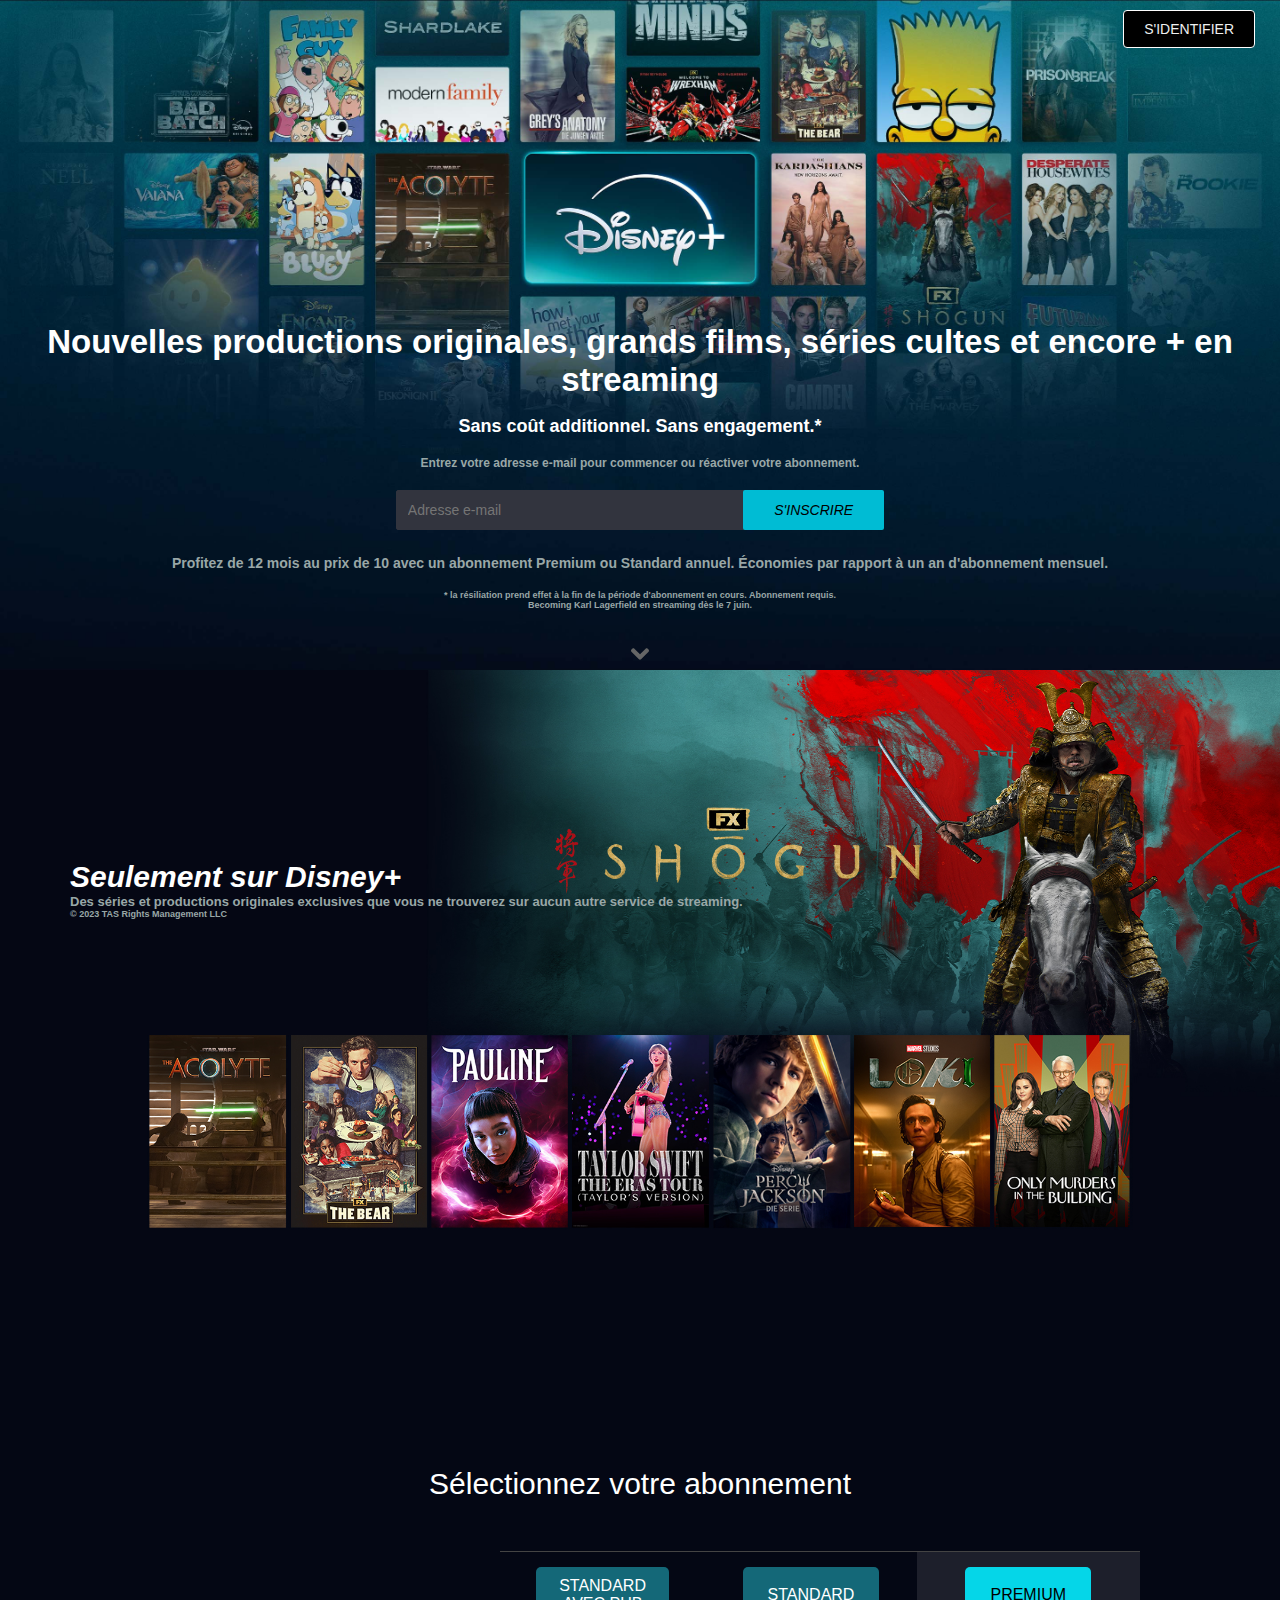
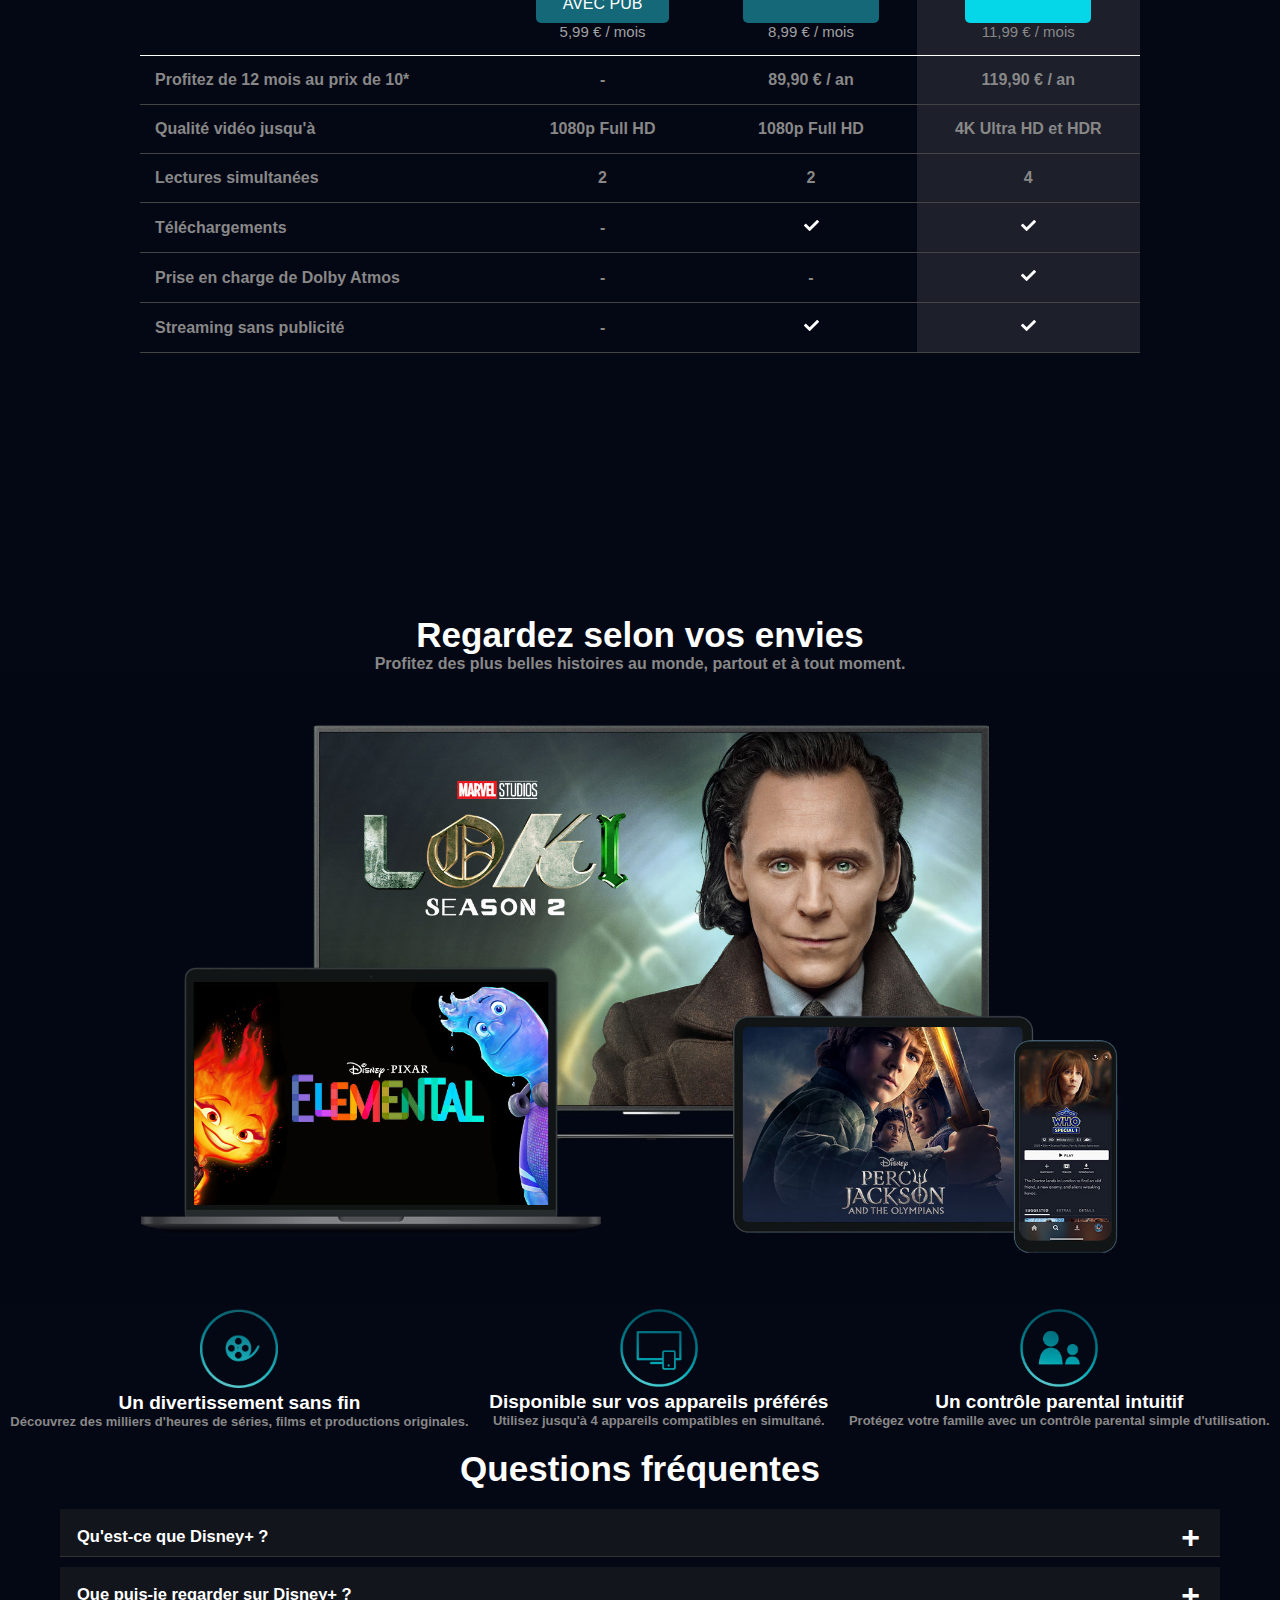
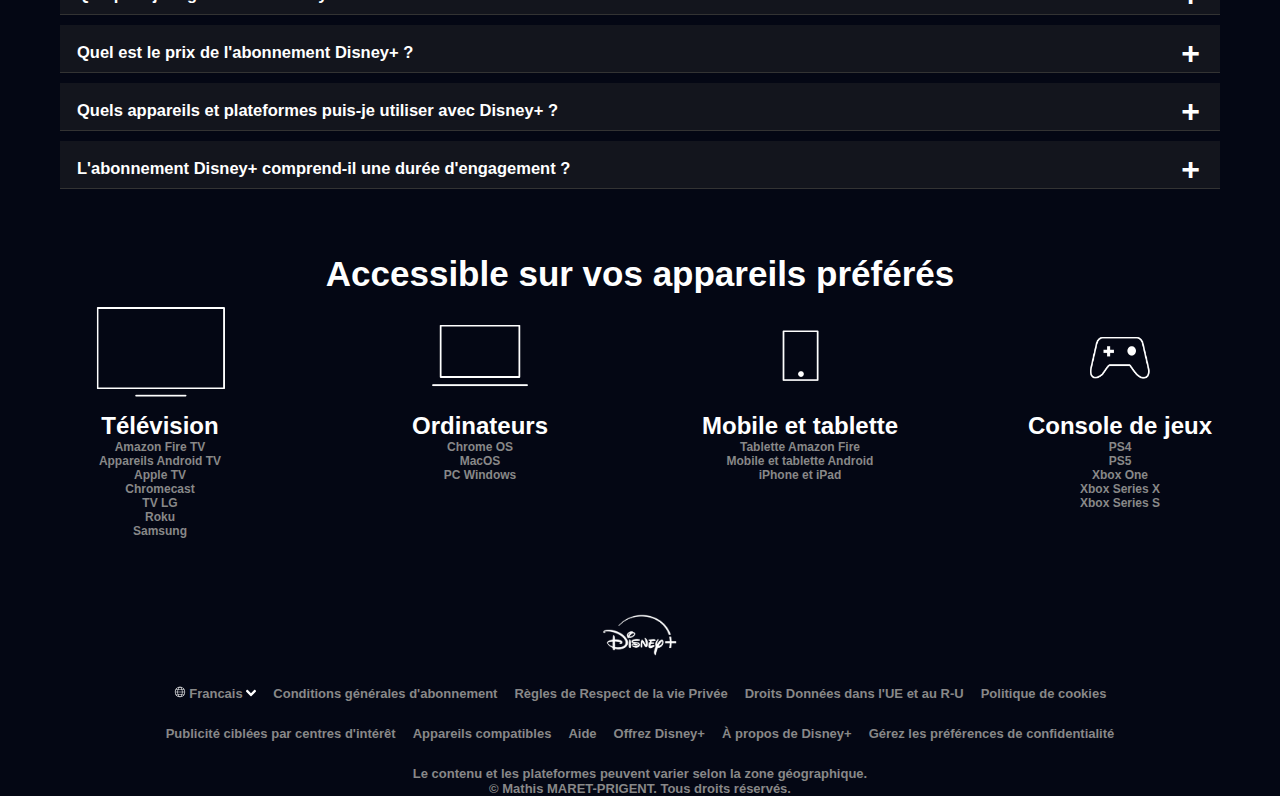
<file: disney/index.html>
<!DOCTYPE html>
<html lang="fr">
<head>
    <meta charset="UTF-8">
    <meta name="viewport" content="width=device-width, initial-scale=1.0">
    <link rel="stylesheet" href="style.css">
    <link rel="shortcut icon" href="img/img-disney-plus/img-disney-plus/icone-disney.png" type="img/icon">
    <title>Disney+</title>
</head>
<body>

      <header>
        <nav>
            <div class="boutton">
                <!-- Lien vers le login -->
                <a href=""><button>S'IDENTIFIER</button></a>
            </div>
        </nav>
        <section>
            <!-- Titre avec des phrases publicitaires -->
            <h1><span class="line1">Nouvelles productions originales,</span> 
                <span class="line2">grands films, séries cultes et encore + en streaming</span>
            </h1>
            <h3>Sans coût additionnel. Sans engagement.*</h3>
            <p>Entrez votre adresse e-mail pour commencer ou réactiver votre abonnement.</p>
            
            <div class="form-container">
                <!-- Formulaire pour s'inscrire avec la champ de l'email obligatoire -->
                <form>
                    <input type="email" placeholder="Adresse e-mail" required>
                    <button type="submit"><em>S'INSCRIRE</em></button>
                </form>
            </div>
            <!-- Offre sur l'abonnement -->
            <h4><span class="line3">Profitez de 12 mois au prix de 10 avec un abonnement</span> 
                <span class="line4">Premium ou Standard annuel. Économies par rapport à un an d'abonnement mensuel.</span>
            </h4>
            
            <!-- Termes légales de l'abonnement -->
            <h5>* la résiliation prend effet à la fin de la période d'abonnement en cours. Abonnement requis. <br> 
                Becoming Karl Lagerfield en streaming dès le 7 juin.
            </h5>
            
            <!-- Logo mathématique pour le design -->
            <div class="signe-bas">
                <img src="img/img-disney-plus/img-disney-plus/logo-signe-mathematique.svg" width="18px" alt="">
            </div> 
        </section>
    </header>

<main>

    <section class="presentation">
        <div class="conteneur">
            <!-- Exclusivités de la plateforme mis en italique -->
            <h1><em><span class="line-break-1">Seulement sur </span>Disney+</em></h1> 
            <h4>
                <!-- Texte séparé pour s'adapter au design -->
                <span class="line-break-1">Des séries et productions</span> 
                <span class="line-break-2">originales exclusives que vous ne</span>
                <span class="line-break-3">trouverez sur aucun autre service </span>de streaming.
            </h4>
            <!-- Mention légale sur les droits d'auteur -->
            <p>&copy; 2023 TAS Rights Management LLC</p>
        </div>
    </section>
     
    <!-- Abonnement sur téléphone -->
    <section class="tableau-pour-tel">
        <div class="container">
            <h1>Sélectionnez votre abonnement</h1>
            <div class="plans">
                <!-- Description des différents abonnements -->
                <div class="plan standard-pub">
                    <button>STANDARD AVEC PUB</button>
                    <div class="price">5,99 € / mois</div>
                </div>
                <div class="plan standard">
                    <button>STANDARD</button>  
                    <div class="price">8,99 € / mois</div>
                </div>
                <div class="plan premium">
                    <button>PREMIUM</button>
                    <div class="price">11,99 € / mois</div>
                </div>
            </div>
            <!-- Réduction proposée sur l'offre annuel -->
            <div class="annual-offer">
                <p>Profitez de 12 mois au prix de 10*</p>
                <div class="annual-prices">
                    <!-- Affichages des prix (annuel) -->
                    <div class="price-item">-</div>
                    <div class="price-item">89,90 € / an</div>
                    <div class="price-item">119,90 € / an</div>
                </div>
            </div>
            <!-- Caractéristiques les vidéos, téléchargement,... -->
            <div class="annual-offer">
                <p>Qualité vidéo jusqu'à</p>
                <div class="annual-prices">
                    <div class="price-item">1080p FullHD</div>
                    <div class="price-item">1080p FullHD</div>
                    <div class="price-item">4K Ultra HD et HDR</div>
                </div>
            </div>
            <div class="annual-offer">
                <p>Lectures simultanées</p>
                <div class="annual-prices">
                    <div class="price-item">2</div>
                    <div class="price-item">2</div>
                    <div class="price-item">4</div>
                </div>
            </div>
            <div class="annual-offer">
                <p>Téléchargements</p>
                <div class="annual-prices">
                    <div class="price-item">-</div>
                    <div class="price-item"><img src="img/img-disney-plus/img-disney-plus/logo-valide-blanc.svg" width="15px" alt=""></div>
                    <div class="price-item"><img src="img/img-disney-plus/img-disney-plus/logo-valide-blanc.svg" width="15px" alt=""></div>
                </div>
            </div>
            <div class="annual-offer">
                <p>Prise en charge de Dolby Atmos</p>
                <div class="annual-prices">
                    <div class="price-item">-</div>
                    <div class="price-item"><img src="img/img-disney-plus/img-disney-plus/logo-valide-blanc.svg" width="15px" alt=""></div>
                </div>
            </div>
            <div class="annual-offer">
                <p>Streaming sans publicité***</p>
                <div class="annual-prices">
                    <div class="price-item">-</div>
                    <div class="price-item"><img src="img/img-disney-plus/img-disney-plus/logo-valide-blanc.svg" width="15px" alt=""></div>
                    <div class="price-item"><img src="img/img-disney-plus/img-disney-plus/logo-valide-blanc.svg" width="15px" alt=""></div>
                </div>
            </div>
        </div>
        <div class="note">
            <!-- Notes légales sur les conditions d'abonnement -->
            <p>* Économies par rapport à un abonnement mensuel. <br>
            ** Toutes les offres d'abonnements peuvent inclure des bandes-annonces pour nos films de cinéma, la promotion de produits et services Disney, <br> des messages de parrainage et autres contenus promotionnels limités. La qualité audio et vidéo dépend du débit Internet et des capacités de <br> votre appareil. Abonnement Standard avec pub: pas disponible sur certains appareils, et ne permet pas les téléchargements. <a href="">En savoir plus.</a></p>
        </div>
    </section>

    <!-- Section uniquement pour les ordinateurs et tablettes sur l'abonnement -->
    <section class="tableau">
        <div class="container">
            <h1>Sélectionnez votre abonnement</h1>
            <table>
                <thead>
                    <tr>
                        <th></th>
                        <!-- Les options d'abonnement en tableau -->
                        <th><button>STANDARD <br> AVEC PUB</button><br><p>5,99 € / mois</p></th>
                        <th><button>STANDARD</button><br><p>8,99 € / mois</p></th>
                        <th><button>PREMIUM</button><br><p>11,99 € / mois</p></th>
                    </tr>
                </thead>
                <tbody>
                    <!-- Description des abonnements en tableau -->
                    <tr>
                        <td>Profitez de 12 mois au prix de 10*</td> 
                        <td>-</td>
                        <td>89,90 € / an</td>
                        <td>119,90 € / an</td>
                    </tr>
                    <tr>
                        <td>Qualité vidéo jusqu'à</td>
                        <td>1080p Full HD</td>
                        <td>1080p Full HD</td>
                        <td>4K Ultra HD et HDR</td>
                    </tr>
                    <tr>
                        <td>Lectures simultanées</td>
                        <td>2</td>
                        <td>2</td>
                        <td>4</td>
                    </tr>
                    <tr>
                        <td>Téléchargements</td>
                        <td>-</td>
                        <td><img src="img/img-disney-plus/img-disney-plus/logo-valide-blanc.svg" width="15px" alt=""></td>
                        <td><img src="img/img-disney-plus/img-disney-plus/logo-valide-blanc.svg" width="15px" alt=""></td>
                    </tr>
                    <tr>
                        <td>Prise en charge de Dolby Atmos</td>
                        <td>-</td>
                        <td>-</td>
                        <td><img src="img/img-disney-plus/img-disney-plus/logo-valide-blanc.svg" width="15px" alt=""></td>
                    </tr>
                    <tr>
                        <td>Streaming sans publicité</td>
                        <td>-</td>
                        <td><img src="img/img-disney-plus/img-disney-plus/logo-valide-blanc.svg" width="15px" alt=""></td>
                        <td><img src="img/img-disney-plus/img-disney-plus/logo-valide-blanc.svg" width="15px" alt=""></td>
                    </tr>
                </tbody>
            </table>
        </div>
    </section>

    <!--Fonctionnalités supplémentaires et images -->
    <section class="presentation2">
        <div class="titre">
            <h1>Regardez selon vos envies</h1>
            <p>Profitez des plus belles histoires au monde, partout et à tout moment.</p>
        </div>

        <div class="images">
            <!-- Image illustrative  -->
            <center><img src="img/img-disney-plus/img-disney-plus/original.jpeg" alt=""></center>
        </div>

        <div class="conteneur">
            <!-- Trois sous-sections pour des fonctionnalités supplémentaires -->
            <div class="sous-conteneur">
                <img src="img/img-disney-plus/img-disney-plus/logo-bobine-film.png" width="78px" alt="">
                <h2>Un divertissement<br class="tablet-only"> sans fin</h2>
                <p>Découvrez des milliers <br class="tablet-only"> d'heures de séries, films et <br class="tablet-only"> productions originales.</p>
            </div>
            <div class="sous-conteneur">
                <img src="img/img-disney-plus/img-disney-plus/logo-ecran-couleur.png" width="78px" alt="">
                <h2>Disponible sur vos<br class="tablet-only"> appareils préférés</h2>
                <p>Utilisez jusqu'à 4 appareils <br class="tablet-only"> compatibles en simultané.</p>
            </div>
            <div class="sous-conteneur">
                <img src="img/img-disney-plus/img-disney-plus/original_9.png" width="78px" alt="">
                <h2>Un contrôle parental<br class="tablet-only"> intuitif</h2>
                <p>Protégez votre famille avec <br class="tablet-only"> un contrôle parental simple <br class="tablet-only"> d'utilisation.</p>
            </div>
        </div>
    </section>


<section class="menu-deroulant">
    <div class="faq-container">
        <!-- Titre principal pour la section des questions fréquentes -->
        <h1>Questions fréquentes</h1>
        
        <!-- Multitude de question avec les réponses en menu déroulant -->
        <div class="faq-item">
            <div class="faq-question">
                <!-- Question affichée à l'utilisateur -->
                <h2>Qu'est-ce que Disney+ ?</h2>
                <!-- Symbole "+" ou "-" qui caractérise si la question était ouverte ou fermée -->
                <span class="faq-toggle">+</span>
            </div>
            <div class="faq-answer">
                <!-- Lorsque l'utilisateur appuie sur le bouton, la réponse apparait -->
                <p>Disney+ est la destination des univers Disney, Pixar, Marvel, Star Wars, National Geographic, Star et encore +.</p>
            </div>
        </div>
        
        <!-- Un autre élément de la FAQ -->
        <div class="faq-item">
            <div class="faq-question">
                <h2>Que puis-je regarder sur Disney+ ?</h2>
                <span class="faq-toggle">+</span>
            </div>
            <div class="faq-answer">
                <p>Disney+ vous offre une collection d'histoires qui ne cesse de s'agrandir :</p>
                <ul>
                    <!-- Liste des films ou séries proposés sur la plateforme -->
                    <li>Des séries et films originaux exclusifs</li>
                    <li>Des classiques intemporels réalisés par Walt Disney Animation Studios</li>
                    <li>Des histoires de divertissement avec des comédies, des drames, des histoires inspirées de faits réels, etc.</li>
                    <li>Des documentaires National Geographic, sans oublier des productions spéciales et bien plus encore.</li>
                </ul>
            </div>
        </div>
        
        <!-- Question sur le prix d'abonnement de Disney+ -->
        <div class="faq-item">
            <div class="faq-question">
                <h2>Quel est le prix de l'abonnement Disney+ ?</h2>
                <span class="faq-toggle">+</span>
            </div>
            <div class="faq-answer">
                <p>Vous pouvez choisir parmi trois niveaux d'abonnement à Disney+ :</p>
                <ul>
                    <!-- Liste des différents abonnements que propose Disney+ -->
                    <li><strong>Premium</strong> (11,99 €/mois ou 119,99 €/an) : Résolution jusqu'à 4K Ultra HD et HDR. 4 lectures simultanées. Téléchargements pour lecture hors ligne jusqu'à 10 appareils. Son Dolby Atmos sur les contenus compatibles.</li>
                    <li><strong>Standard</strong> (8,99 €/mois ou 89,99 €/an) : Résolution jusqu'à 1080p Full HD. 2 lectures simultanées. Téléchargements pour lecture hors ligne jusqu'à 10 appareils. Son surround 5.1 sur les contenus compatibles.</li>
                    <li><strong>Basique</strong> (5,99 €/mois) : Résolution jusqu'à 1080p Full HD. 2 lectures simultanées. Son surround 5.1 sur les contenus compatibles. Contenus publicitaires.</li>
                </ul>
            </div>
        </div>
        
        <!-- Question sur les différents appareils compatibles -->
        <div class="faq-item">
            <div class="faq-question">
                <h2>Quels appareils et plateformes puis-je utiliser avec Disney+ ?</h2>
                <span class="faq-toggle">+</span>
            </div>
            <div class="faq-answer">
                <p>Disney+ est accessible sur mobiles, navigateurs Web, consoles de jeux, décodeurs TV et TV connectées.</p>
            </div>
        </div>
        
        <!-- Question sur la longueur de l'engagement si on s'abonne -->
        <div class="faq-item">
            <div class="faq-question">
                <h2>L'abonnement Disney+ comprend-il une durée d'engagement ?</h2>
                <span class="faq-toggle">+</span>
            </div>
            <div class="faq-answer">
                <p>Disney+ est sans engagement et vous pouvez annuler votre abonnement quand vous le souhaitez. L'annulation sera effective à la fin de la période pour laquelle vous avez payé.</p>
                <!-- Méthode pour résilier un abonnement -->
                <ol>
                    <li>Identifiez vous sur www.DisneyPlus.com</li>
                    <li>Sélectionnez votre profil</li>
                    <li>Sélectionnez Compte</li>
                    <li>Sélectionnez votre abonnement</li>
                    <li>Sélectionnez Résilier l'abonnement</li>
                    <li>Sélectionnez Continuer pour résilier</li>
                </ol>
                <p>Pour plus d'information cliquez <a href="">ici</a>.</p>
            </div>
        </div>
    </div>
</section>

<!-- Partie JavaScript sur le système de FAQ interractif -->
<script>
document.querySelectorAll('.faq-item').forEach(item => {
    item.addEventListener('click', () => {
        // Si l'élément est déjà actif, on le désactive
        if (item.classList.contains('active')) {
            item.classList.remove('active');
            item.querySelector('.faq-toggle').textContent = '+';
            return;
        }
        // Fermer tous les autres éléments FAQ
        document.querySelectorAll('.faq-item').forEach(i => {
            i.classList.remove('active');
            i.querySelector('.faq-toggle').textContent = '+';
        });
        // Activer l'élément actif
        item.classList.add('active');
        item.querySelector('.faq-toggle').textContent = '-';
    });
});
</script>

<section class="presentation3">
    <!-- Liste des appareils et des plateformes compatibles avec Disney+ -->
    <div class="titre">
        <h1>Accessible sur vos appareils préférés</h1>
    </div>

    <div class="conteneur">
        <!-- Télé compatible avec Disney+ -->
        <div class="sous-conteneur">
            <img src="img/img-disney-plus/img-disney-plus/logo-television.png" width="228px" alt="">
            <h2>Télévision</h2>
            <div class="groupe">
                <p>Amazon Fire TV</p>
                <p>Appareils Android TV</p>
                <p>Apple TV</p>
                <p>Chromecast</p>
                <p>TV LG</p>
                <p>Roku</p>
                <p>Samsung</p>
            </div>
        </div>
        
        <!-- Ordinateur compatible avec Disney+ -->
        <div class="sous-conteneur">
            <img src="img/img-disney-plus/img-disney-plus/logo-ecran-ordinateur.png" width="228px" alt="">
            <h2>Ordinateurs</h2>
            <div class="groupe">
                <p>Chrome OS</p>
                <p>MacOS</p>
                <p>PC Windows</p>
            </div>
        </div>
        
        <!-- Téléphone et appareils compatibles avec Disney+ -->
        <div class="sous-conteneur">
            <img src="img/img-disney-plus/img-disney-plus/logo-tablet.png" width="228px" alt="">
            <h2>Mobile et tablette</h2>
            <div class="groupe">
                <p>Tablette Amazon Fire</p>
                <p>Mobile et tablette Android</p>
                <p>iPhone et iPad</p>
            </div>
        </div>
        
        <!-- Consoles de jeux compatibles avec Disney+ -->
        <div class="sous-conteneur">
            <img src="img/img-disney-plus/img-disney-plus/logo-manette.png" width="228px" alt="">
            <h2>Console de jeux</h2>
            <div class="groupe">
                <p>PS4</p>
                <p>PS5</p>
                <p>Xbox One</p>
                <p>Xbox Series X</p>
                <p>Xbox Series S</p>
            </div>
        </div>
    </div>
</section>

<!-- Footer du site avec d'autres liens et informations dont les mentions légales-->
<footer>
    <div class="logo">
        <center><img src="img/img-disney-plus/img-disney-plus/grand-logo-disney-plus.png" width="78px" alt=""></center> 
    </div>
    
    <div class="ligne1">
        <!-- Lien Github pour voir la version anglaise -->
        <a href="https://anatoli-mikoyan.github.io/MIKOYAN-ANATOLI-projet-Disney-plusAN.github.io/">
            <div class="excp1"><img src="img/img-disney-plus/img-disney-plus/logo-planete.svg" width="12px" alt=""> <span class="">Francais</span>  
            <span class="rotate"><img src="img/img-disney-plus/img-disney-plus/logo-signe-mathematique.svg" width="10px" alt=""></span></div>
        </a>   
        <div>Conditions générales d'abonnement</div>
        <div>Règles de Respect de la vie Privée</div>
        <div>Droits Données dans l'UE et au R-U</div>
        <div>Politique de cookies</div> 
    </div>
    
    <div class="ligne2">
        <!-- Liens vers d'autres pages importantes du site -->
        <div>Publicité ciblées par centres d'intérêt</div>
        <div>Appareils compatibles</div>
        <div>Aide</div>
        <div>Offrez Disney+</div>
        <div>À propos de Disney+</div>
        <div>Gérez les préférences de confidentialité</div>
    </div>

    <div class="ligne3">
        <!-- Mention légale sur la disponibilité des contenus -->
        <p>Le contenu et les plateformes peuvent varier selon la zone géographique.</p>
        <!-- Copyright et droits réservés -->
        <p>&copy; Mathis MARET-PRIGENT. Tous droits réservés.</p>
    </div>
</footer>

    
    
</body>
</html>
</file>
<file: disney/style.css>
@import url('https://fonts.googleapis.com/css2?family=Roboto:ital,wght@0,100;0,300;0,400;0,500;0,700;0,900;1,100;1,300;1,400;1,500;1,700;1,900&display=swap');

body {
    margin: 0;
    padding: 0;
    font-family: 'Montserrat', sans-serif;
    background-color: #040714;
    font-weight: 600;

}

a{
    text-decoration: none;
}


header {
    background-image: url("img/img-disney-plus/img-disney-plus/original_2.jpeg");
    background-size: cover;
    background-repeat: no-repeat;
    height: 690px;
}

header nav {
    display: flex;
    justify-content: end;
}

header nav button {
    padding: 10px 20px;
    font-size: 14px;
    border: 0.3px solid white;
    border-radius: 4px;
    background-color: black;
    color: #EEEFEF;
    cursor: pointer;
    margin-top: 10px;
    margin-right: 25px;
    font-weight: 400;
}

header nav button:hover {
    background-color: #10B5C5;
    transition: ease-in 0.5s;
}

header section {
    text-align: center;
    color: white;
    margin-top: 275px;
}

header section h1 {
    font-size: 33px;
    margin-bottom: 25px;
    margin-top: 20px;
}

header section h3 {
    font-size: 18px;
    margin-top: -8px;
    margin-bottom: 19px;
}

header section p {
    color: #99a7a7;
    font-size: 12px;
    margin-bottom: 10px;
}

header section .form-container input[type="email"] {
    padding: 11px;
    font-size: 14px;
    border: 1px solid #32343E;
    border-radius: 2px;
    width: 350px;
    outline: none;
    background-color: #32343E;
    color: white;
    margin-top: 10px;
    margin-bottom: 25px;
}

header section .form-container button {
    padding: 12px 31px;
    font-size: 14px;
    color: black;
    background-color: #00bcd4;
    border: none;
    border-radius: 2px;
    cursor: pointer;
    margin-left: -7px;
    margin-bottom: 10px;
}

header section .form-container button:hover {
    background-color: black;
    transition: ease 0.7s;
    color: white;
}

header section h4 {
    color: #99a7a7;
    font-size: 14px;
    margin-bottom: 19px;
}

header section h5 {
    color: #99a7a7;
    font-size: 9px;
}

header section .signe-bas img {
    transform: rotate(270deg);
    margin-top: 35px;
    margin-bottom: 40px;
}

/* Media Queries pour iPad Pro, iPad Air et iPad Mini */
@media screen and (min-width: 768px) and (max-width: 1024px) {
    header {
        height: auto;
        padding: 20px;
        background-position: center;
    }

    header nav button {
        font-size: 13px;
        padding: 12px 18px;
        margin-right: 0;
        margin-top: 10px;
        background-color: rgba(0, 0, 0, 0.7);
    }

    header section {
        margin-top: 200px;
    }

    header section h1 {
        font-size: 28px;
    }

    header section h3 {
        font-size: 16px;
    }

    header section p {
        font-size: 14px;
    }

    header section .form-container input[type="email"] {
        
        padding: 12px;
        font-size: 15px;
    }

    header section .form-container button {
        padding: 13px 20px;
        font-size: 16px;
    }

    header section h4 {
        font-size: 15px;
    }

    header section h5 {
        font-size: 10px;
    }

    header section .signe-bas img {
        width: 20px;
    }
}

/* Media Queries pour iPad Mini et autres appareils plus petits */
@media screen and (max-width: 767px) {
    header {
        background-position: center;
        background-size: cover ;
        min-height: 100vh;
        
    }

    header nav button {
        font-size: 12px;
        padding: 8px 15px;
        margin-right: 0;
        margin-top: 5px;
        background-color: rgba(0, 0, 0, 0.7);
    }

    header section {
        margin-top: 360px;
    }

    header section h1 {
        font-size: 24px;
    }

    header section h3 {
        font-size: 14px;
    }

    header section p {
        font-size: 13px;
    }

    header section .form-container input[type="email"] {
        padding: 10px;
        font-size: 16px;
        margin-bottom: -2px;
    }

    header section .form-container button {
        padding: 10px 20px;
        font-size: 16px;
    }

    header section h4 {
        font-size: 16px;
    }

    header section h5 {
        font-size: 12px;
    }

    header section .signe-bas img {
        width: 15px;
    }
}


@media screen and (max-width: 599px) {
    header {
        height: auto;
        padding: 10px;
        background-position: center;
    }

    header nav button {
        font-size: 12px;
        padding: 8px 15px;
        margin-right: 0;
        margin-top: 0;
        background-color: rgba(0, 0, 0, 0.7);
        font-size: 13px;
        padding: 12px 18px;
    }


    header section h1 {
        font-size: 25px;
    }

    header section h3 {
        font-size: 19px;
        margin-top: 5px;
    }

    header section p {
        font-size: 13px;
    }

    header section .form-container input[type="email"] {
        width: 100%; 
        padding: 8px;
        font-size: 15px;
        box-sizing: border-box;
        border-radius: 7px;
    }

    header section .form-container button {
        width: 100%; 
        padding: 10px 20px;
        font-size: 15px;
        margin-top: 5px;
        margin-left: 0.5px;
        border-radius: 7px;
    }

    header section h4 {
        font-size: 15px;
    }

    header section h5 {
        font-size: 12px;
    }

    header section .signe-bas img {
        width: 15px;
    }
}






main{
    margin-top: -40px;
}
main .presentation{
 background-image: url("img/img-disney-plus/img-disney-plus/original_4.jpeg");
 background-size: cover;
 background-repeat: no-repeat;
 height: 600px;
 margin-top: 20px;
 color: white;
}

main .presentation .conteneur {
    padding-top: 190px;
    padding-left: 70px;
}

main .presentation h1{
   font-size: 30px;
}

main .presentation h4{
    color: #99a7a7;
    font-size: 13px;
}


main .presentation p{
    color:#99a7a7 ;
    font-size: 9px;
}



@media screen and (min-width: 768px) and (max-width: 1024px) {
  main .presentation h4 {
        display: block;
        font-size: 18px;
    }
    main .presentation h1 .line-break-1::after {
        content: '\A';
        white-space: pre;
    }
  main .presentation h4 .line-break-1::after {
        content: '\A';
        white-space: pre;
    }

  main   .presentation h4 .line-break-2::after {
        content: '\A';
        white-space: pre;
    }
   main  .presentation h4 .line-break-3::after {
        content: '\A';
        white-space: pre;
    }
    main .presentation {
        height: 400px;
        background-position: center;
        margin-bottom: -10px;
        margin-top: 15px;
    }

    main .presentation .conteneur {
       padding: -0px;
        padding-left: 30px;
    }

    main .presentation h1 {
        font-size: 35px;
    }

    main .presentation h4 {
        font-size: 20px;
        margin-top: 10px;
    }

    main .presentation p {
        font-size: 13px;
    }
}
@media screen and (max-width: 599px) {
    main{
        margin-top: 200px;
    }
    main .presentation {
        height: 300px;
        background-position: center ; 
        background-image: url(img/img-disney-plus/img-disney-plus/original_3.jpeg);
    }

    main .presentation .conteneur {
        padding-top: 20px; 
        padding-left: 20px;
        padding-right: 20px;
        text-align: center;
       
    }

    main .presentation h1 {
        font-size: 20px;
        margin-bottom: 10px; 
        margin-top: -175px;
    }

    main .presentation h4 {
        font-size: 14px; 
    }

    main .presentation p {
        font-size: 12px; 
    }
}




main .tableau .container {
    font-family: Arial, sans-serif;
    background-color: #040714;
    color: white;
    margin: 0;
    padding: 20px;
    display: flex;
    justify-content: center;
    align-items: center;
    flex-direction: column;
    height: 100vh;
}

main .tableau .container h1 {
    margin-bottom: 50px;
    font-weight: normal;
    font-size: 30px;
}

main .tableau .container table {
    width: 100%;
    max-width: 1000px;
    border-collapse: collapse;
    margin-bottom: 20px;
    color: white;
}

main .tableau .container th, 
main .tableau .container td {
    border-bottom: 1px solid #444;
    padding: 15px;
    text-align: center;
    color: #888;
}

main .tableau .container thead th {
    border-bottom: 1px solid white;
    font-weight: normal;
}

main .tableau .container tbody td:first-child {
    text-align: left;
    font-weight: bold;
}

main .tableau .container td:nth-child(4), 
main .tableau .container th:nth-child(4) {
    background-color: #1D1F2B;
}

main .tableau .container th:nth-child(4), 
main .tableau .container th:nth-child(3), 
main .tableau .container th:nth-child(2) {
    border-top: 1px solid #444;
}

main .tableau .container th:nth-child(3) button {
    background-color: #146878;
    border: none;
    color: white;
    font-size: 16px;
    padding: 19px 25px;
    border-radius: 5px;
}

main .tableau .container th:nth-child(2) button {
    background-color: #146878;
    border: none;
    color: white;
    font-size: 16px;
    padding: 10px 23px;
    border-radius: 5px;
}

main .tableau .container th:nth-child(4) button {
    background-color: #05D6E8;
    border: none;
    color: black;
    font-size: 16px;
    padding: 19px 25px;
    border-radius: 5px;
}

main .tableau .container th:nth-child(3) p, 
main .tableau .container th:nth-child(2) p {
    color: #A1A1A3;
    font-size: 15px;
}

main .tableau .container th:nth-child(4) p {
    font-size: 15px;
}

main .tableau .container .note {
    display: flex;
    justify-content: flex-start;
    flex-direction: column;
    font-size: 12px;
    color: #888;
    margin-left: -200px;
    margin-top: -25px;
}

main .tableau .container .note a {
    color: white;
}

@media screen and (min-width: 768px) and (max-width: 1024px) {
    main .tableau .container {
        padding: 10px;
        height: auto;
    }

    main .tableau .container h1 {
        font-size: 24px;
        margin-bottom: 15px;
    }

    main .tableau .container table {
        font-size: 14px;
    }

    main .tableau .container th, 
    main .tableau .container td {
        padding: 10px;
        font-size: 12px;
    }

    main .tableau .container th:nth-child(3) button,
    main .tableau .container th:nth-child(4) button {
        padding: 19px 15px;
        font-size: 16px;
    }

    main .tableau .container th:nth-child(3) p,
    main .tableau .container th:nth-child(2) p,
    main .tableau .container th:nth-child(4) p {
        font-size: 13px;
    }

    main .tableau .container .note {
        margin-left: 2px;

        margin-top: -20px;
    }
}

@media screen and (max-width: 767px) {
    main .tableau .container{
        padding: 15px;
        height: auto;
        display: none;
    }

    main .tableau .container {
        padding: 15px;
        height: auto;
    }

    main .tableau .container h1 {
        font-size: 20px;
        margin-bottom: 10px;
    }

    main .tableau .container table {
        font-size: 12px;
    }

    main .tableau .container th, 
    main .tableau .container td {
        padding: 8px;
        font-size: 10px;
    }

    main .tableau .container th:nth-child(3) button,
    main .tableau .container th:nth-child(4) button {
        padding: 19px 20px;
        font-size: 14px;
    }

    main .tableau .container th:nth-child(3) p,
    main .tableau .container th:nth-child(2) p,
    main .tableau .container th:nth-child(4) p {
        font-size: 11px;
    }
    main .tableau .container .note {
        margin-top: -15px;
        margin-left: 7px;
    }

    main .tableau .container table {
        font-size: 12px; 
        overflow-x: auto; 
        display: block;
    }

    main .tableau .container th, 
    main .tableau .container td {
        padding: 10px; 
    }

    main .tableau .container th, 
    main .tableau .container td {
        white-space: nowrap;
    }

    main .tableau .container th:nth-child(4) button,
    main .tableau .container th:nth-child(3) button {
        padding: 19px 20px;  
    }

    main .tableau .container th:nth-child(2) button {
        padding: 11px 20px; 
        font-size: 14px; 
    }


    main .tableau .container {
        position: relative;
        overflow-x: auto;
        -webkit-overflow-scrolling: touch;
    }

    main .tableau .container::-webkit-scrollbar {
        height: 8px;
    }

    main .tableau .container::-webkit-scrollbar-thumb {
        background-color: #888;
        border-radius: 10px;
    }

    main .tableau .container::-webkit-scrollbar-thumb:hover {
        background-color: #555;
    }

   

    main .tableau .container::after {
        content: "→";
        font-size: 24px;
        color: white;
        position: absolute;
        top: 50%;
        right: 10px;
        transform: translateY(-50%);
        opacity: 0.7;
        pointer-events: none;
    }
 }





 * {
    margin: 0;
    padding: 0;
    box-sizing: border-box;
}

section .tableau-pour-tel {
    font-family: Arial, sans-serif;
    background-color: #0b0b0d;
    color: #fff;
    display: flex;
    justify-content: center;
    align-items: center;
    height: 100vh;
    padding-left: 50px;
}

.tableau-pour-tel .container {
    text-align: center;
    width: 90%;
    max-width: 800px;
}

.tableau-pour-tel h1 {
    margin-bottom: 20px;
    font-weight: normal;
    font-size: 30px;
    color: white;
}

.tableau-pour-tel .plans {
    display: flex;
    justify-content: space-around;
    border-bottom: 1px solid white;
    margin-bottom: 20px;
    border-top: 3px solid #444;
    

  }
  
 
  
  .tableau-pour-tel .plan .price {
    font-size: 14px;
    font-weight: bold;
    margin-top: 10px;
    color: #fff;
    position: relative;
    margin-bottom: 15px;
  }
  
  
  
  
  .tableau-pour-tel .plan.standard{
    margin-left: -25px;
    margin-top: 15px;
  }
  
  .tableau-pour-tel .plan.standard-pub{
    margin-left: 15px ;
    margin-top: 14px;

  }

  .tableau-pour-tel .plan.premium{
    margin-top: 10px;
    margin-left: -35px;

  }
   .tableau-pour-tel .plan.standard button{
    background-color: #146878;
    border: none;
    color: white;
    padding: 17px;
    border-radius: 10px;
   }

   .tableau-pour-tel .plan.standard-pub button{
    background-color: #146878;
    border: none;
    color: white;
    padding: 10px 19px;
    border-radius: 10px;

   }


   .tableau-pour-tel .plan.premium button{
    background-color: #05D6E8;    
    border: none;
    padding: 17px;
    color: black;
    border-radius: 10px;


   }

  
 
  
  /* Style des offres annuelles */
  .tableau-pour-tel .annual-offer {
    margin-bottom: 20px;
    border-bottom: 1px solid #444;
    padding-bottom: 10px;
    color: #888;
  }
  
  .tableau-pour-tel .annual-offer:first-of-type {
    border-top: 4px solid white; /* Largeur et couleur du trait */
    padding-top: 20px; /* Espace entre le trait et le contenu */
  }
  
  /* Style du texte dans les offres annuelles */
  .tableau-pour-tel .annual-offer p {
    margin-bottom: 10px;
    font-size: 16px;
    color: #888;
  }
  
  /* Style des prix annuels */
  .tableau-pour-tel .annual-prices {
    display: flex;
    justify-content: space-around;
  }
  
  .tableau-pour-tel .price-item {
    font-size: 16px;
    flex-basis: 30%;
    text-align: center;
  }
  

main .tableau-pour-tel .note {
    text-align: center;
    font-size: 12px;
    color: #888;
}

main .tableau-pour-tel .note a {
    color: white;
}

@media (min-width: 1025px) {
    .tableau-pour-tel {
        display: none;
    }
}

@media (min-width: 768px) and (max-width: 1024px) {
    .tableau-pour-tel {
        display: none;
    }
}

@media only screen and (max-width: 768px) {
    section .tableau-pour-tel {
        padding: 10px;
        margin-top: 15px;
    }

    .tableau-pour-tel .container {
        width: 100%;
        padding: 0 10px;
    }

    .tableau-pour-tel h1 {
        font-size: 20px;
        margin-top: 15px;
    }

    .tableau-pour-tel .plans {
        display: flex;
        gap: 10px;
    }

    .tableau-pour-tel .plan {
        width: 100%;
        margin-bottom: 10px;
        padding: 10px;
        font-size: 14px;
    }

    .tableau-pour-tel .plan.premium {
        font-size: 14px;
        padding: 15px;
    }

    .tableau-pour-tel .plan.standard-pub,
    .tableau-pour-tel .plan.standard {
        font-size: 14px;
        padding: 10px;
    }

    .tableau-pour-tel .annual-offer {
        padding: 5px 0;
        font-size: 12px;
    }

    .tableau-pour-tel .price-item {
        font-size: 12px;
        margin-bottom: 5px;
    }

    .tableau-pour-tel .price-item img {
        width: 12px;
    }
}

.presentation2 {
    color: white;
    margin-top: 45px;
}

.presentation2 .images img {
    width: 1300px;
}

.presentation2 .titre {
    text-align: center;
}

.presentation2 .titre p {
    color: #888;
}

.presentation2 .titre h1 {
    font-size: 35px;
}

.presentation2 .conteneur {
    display: flex;
    justify-content: space-around;
}

.presentation2 .conteneur .sous-conteneur {
    text-align: center;
}

.presentation2 .conteneur .sous-conteneur h2 {
    font-size: 19px;
}

.presentation2 .conteneur .sous-conteneur p {
    color: #888;
    font-size: 13px;
}

.tablet-only {
    display: none;
}

@media screen and (min-width: 768px) and (max-width: 1024px) {
    .presentation2 .images img {
        width: 100%;
    }

    .presentation2 .titre h1 {
        font-size: 28px;
    }

    .presentation2 .conteneur {
        display: flex;
        justify-content: space-around;
        flex-direction: row;
        padding-left: 5px;
        padding-right: 5px;
    }

    .presentation2 .conteneur .sous-conteneur h2 {
        font-size: 17px;
    }

    .presentation2 .conteneur .sous-conteneur p {
        font-size: 14px;
    }

    .presentation2 .conteneur .sous-conteneur .tablet-only {
        display: inline;
    }
}

@media screen and (max-width: 767px) {
    .presentation2 .images img {
        width: 100%;
        height: auto;
    }

    .presentation2 .titre h1 {
        font-size: 24px;
    }

    .presentation2 .conteneur {
        flex-direction: column;
        align-items: center;
    }

    .presentation2 .conteneur .sous-conteneur {
        margin-bottom: 20px;
    }

    .presentation2 .conteneur .sous-conteneur h2 {
        font-size: 16px;
    }

    .presentation2 .conteneur .sous-conteneur p {
        font-size: 12px;
    }
}







.menu-deroulant {
    color: #fff;
    margin-top: 60px;
    padding: 20px;
    max-width: 1200px;
    margin: 0 auto;
}

.menu-deroulant h1 {
    text-align: center;
    margin-bottom: 20px;
    font-size: 35px;
}

.faq-item {
    border-bottom: 1px solid #333;
    background-color: #13151D;
    margin-bottom: 10px;
    padding: px 0;
}

.faq-question {
    display: flex;
    justify-content: space-between;
    cursor: pointer;
    font-size: 11px;
    margin-top: 6px;
}

.menu-deroulant .faq-question h2 {
    margin-left: 17px;
    margin-top: 18px;
}

.faq-toggle {
    font-size: 32px;
    color: #fff;
    transition: transform 0.3s;
    margin-top: 10px;
    margin-right: 20px;
}

.faq-answer {
    display: none;
    margin-top: 10px;
    font-size: 16px;
    line-height: 1.6;
}

.menu-deroulant .faq-answer p,
li {
    margin-left: 20px;
    color: #888;
    font-size: 15px;
}

.faq-item.active .faq-answer {
    display: block;
}

.faq-answer a {
    color: white;
}

.presentation3 {
    color: white;
    margin-top: 35px;
}

.presentation3 .titre h1 {
    text-align: center;
    font-size: 35px;
}

.presentation3 .conteneur {
    display: flex;
    justify-content: space-around;
    text-align: center;
}

.presentation3 .conteneur .sous-conteneur p {
    color: #888;
    font-size: 12px;
}

@media screen and (min-width: 768px) and (max-width: 1024px) {
    .presentation3 .conteneur {
        display: grid;
        grid-template-columns: 1fr 1fr;
        grid-template-rows: auto auto;
        gap: 10px;
    }

    .presentation3 .conteneur .sous-conteneur {
        text-align: center;
        flex: 1 1 calc(50% - 20px);
        margin: 10px;
    }

    .presentation3 .conteneur .sous-conteneur h2 {
        font-size: 22px;
    }

    .presentation3 .conteneur .sous-conteneur p {
        font-size: 15px;
    }
}

@media screen and (max-width: 767px) {
    .presentation3 img {
        width: 200px;
    }

    .presentation3 .conteneur {
        display: grid;
        grid-template-columns: 1fr 1fr;
        grid-template-rows: auto auto;
        gap: -5px;
    }

    .presentation3 .conteneur .sous-conteneur {
        text-align: center;
        margin: 0;
    }

    .presentation3 .conteneur .sous-conteneur h2 {
        font-size: 18px;
    }

    .presentation3 .conteneur .sous-conteneur p {
        font-size: 13px;
    }
}

footer {
    margin-top: 75px;
    color: #888;
}

footer .ligne1 {
    display: flex;
    justify-content: center;
    margin-top: 25px;
    gap: 17px;
    font-size: 13px;
}

footer .ligne1 .rotate img {
    transform: rotate(270deg);
    padding-top: -155px;
}

footer .ligne1 .excp1 {
    color: #888;
}

footer img {
    filter: brightness(0) invert(1);
}

footer .ligne2 {
    display: flex;
    justify-content: center;
    margin-top: 25px;
    gap: 17px;
    font-size: 13px;
}

footer .ligne3 {
    text-align: center;
    margin-top: 25px;
    gap: 17px;
    font-size: 13px;
}

@media (max-width: 767px) {
    footer {
        padding: 10px;
        text-align: center;
    }

    footer .logo {
        margin-bottom: 10px;
    }

    footer .ligne1,
    footer .ligne2,
    footer .ligne3 {
        display: flex;
        flex-direction: column;
        align-items: center;
        text-align: center;
    }

    footer .ligne1 {
        flex-direction: column;
    }

    footer .ligne1 div,
    footer .ligne2 div,
    footer .ligne3 p {
        margin: 5px 0;
        font-size: 14px;
    }
}

@media (min-width: 768px) and (max-width: 1024px) {
    footer {
        padding: 10px;
        font-size: 25px;
    }

    footer .logo {
        text-align: center;
        margin-bottom: 15px;
    }

    footer .ligne1,
    footer .ligne2,
    footer .ligne3 {
        display: flex;
        flex-direction: column;
        align-items: center;
        text-align: center;
    }

    footer .ligne1 div,
    footer .ligne2 div,
    footer .ligne3 p {
        margin: 0 10px;
        font-size: 25px;
        list-style: none;
    }

    footer .excp1 img {
        width: 25px;
        margin-bottom: -5px;
    }
}
</file>
